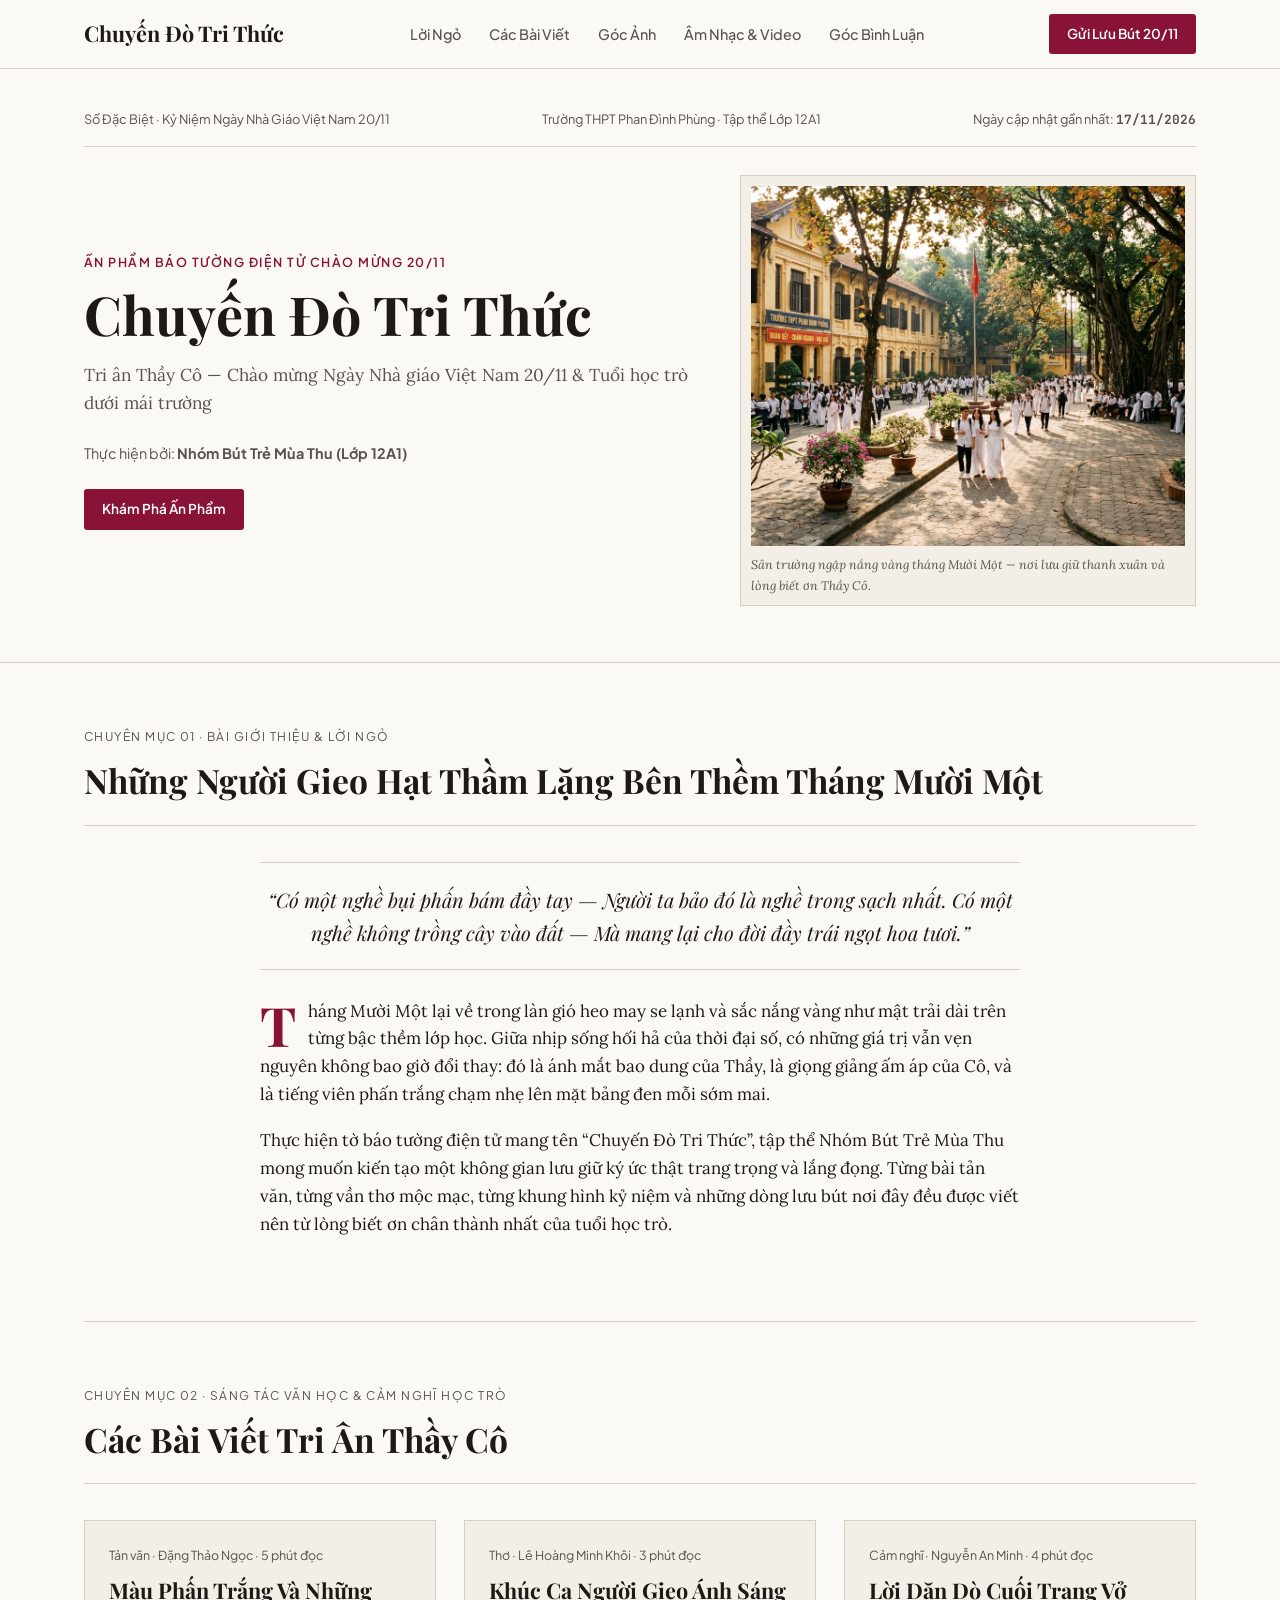
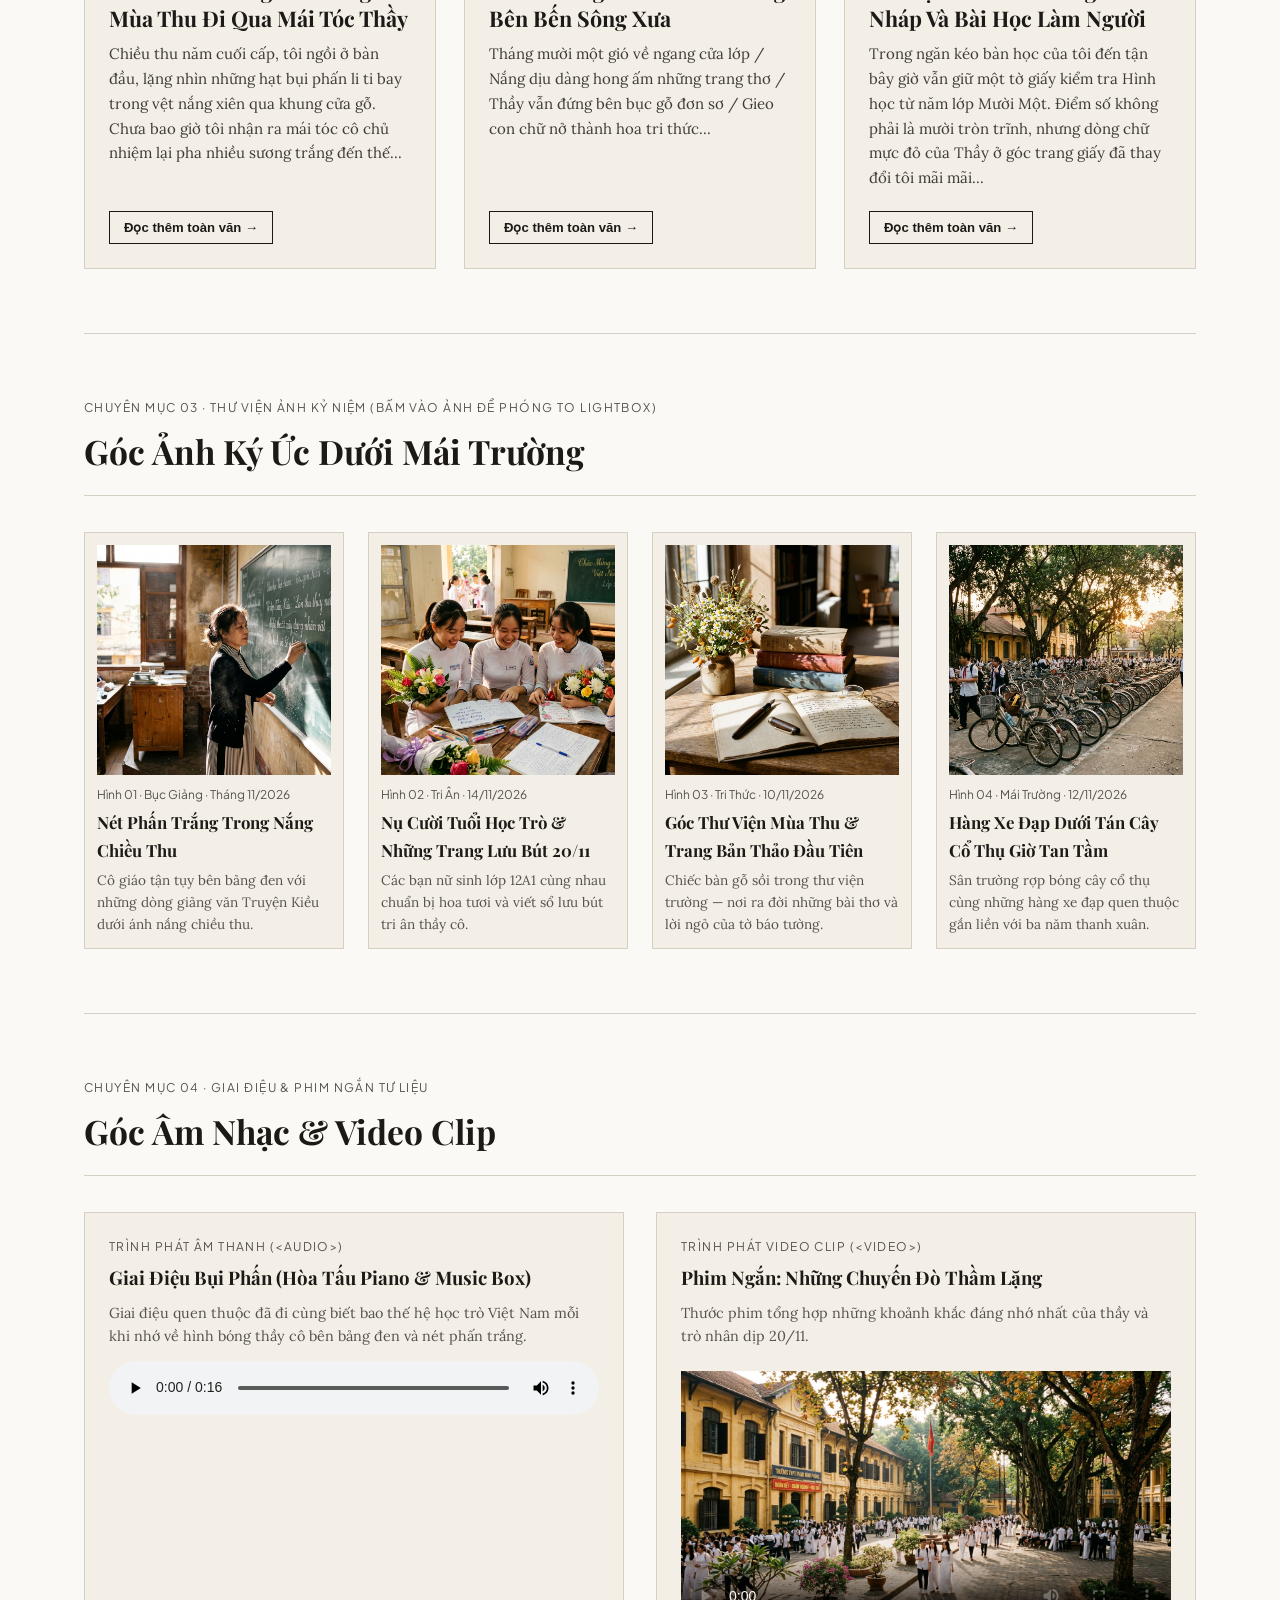
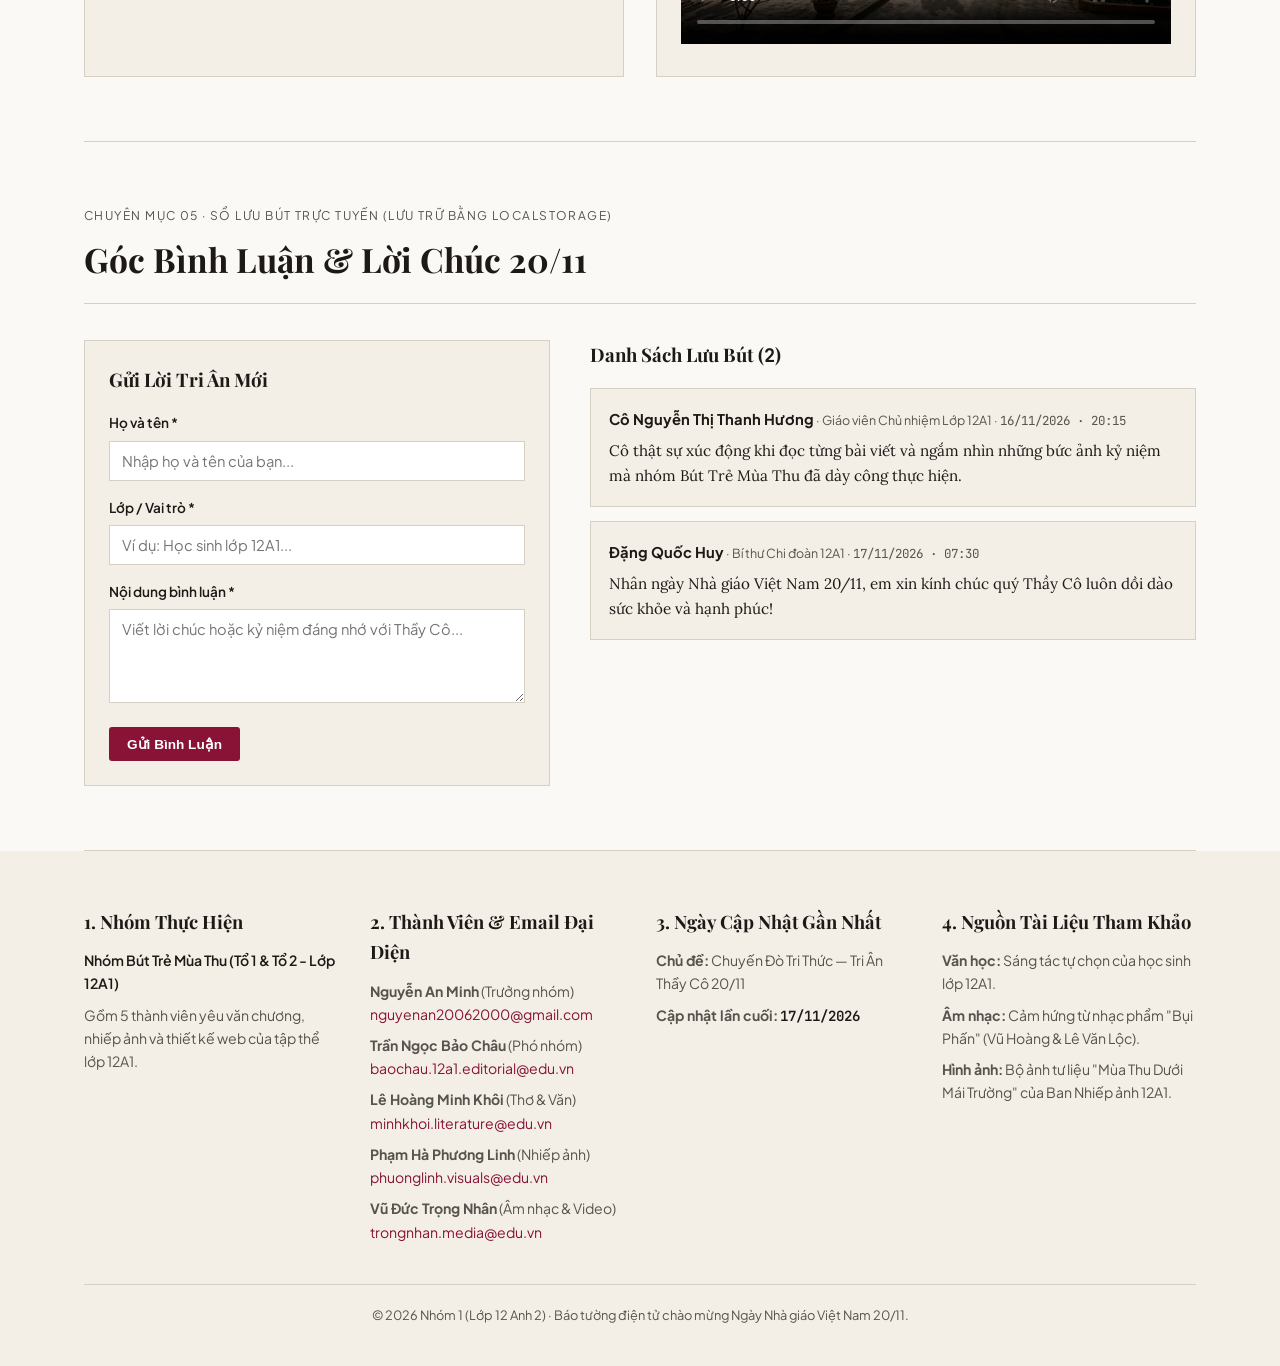
<file: public/bao-tuong-tinh/index.html>
<!DOCTYPE html>
<html lang="vi">
<head>
  <meta charset="UTF-8" />
  <meta name="viewport" content="width=device-width, initial-scale=1.0" />
  <!-- =====================================================================
       [THÔNG TIN TÙY CHỈNH TRANG BÁO TƯỜNG ĐIỆN TỬ - DỄ DÀNG SỬA TẠI ĐÂY]
       - Chủ đề trang báo: Chuyến Đò Tri Thức — Tri ân Thầy Cô 20/11
       - Tên nhóm thực hiện: Nhóm 1 (Lớp 12 Anh 2)
       - Danh sách thành viên & Email đại diện: Đặng Thảo Ngọc (dangthaongoc1809@gmail.com)
       - Ngày cập nhật gần nhất: 17/11/2026
       ===================================================================== -->
  <title>Chuyến Đò Tri Thức — Báo Tường Điện Tử Tri Ân Thầy Cô 20/11</title>
  <link rel="preconnect" href="https://fonts.googleapis.com" />
  <link rel="preconnect" href="https://fonts.gstatic.com" crossorigin />
  <link href="https://fonts.googleapis.com/css2?family=JetBrains+Mono:wght@400;500&family=Lora:ital,wght@0,400;0,500;0,600;1,400&family=Playfair+Display:ital,wght@0,600;0,700;1,400&family=Plus+Jakarta+Sans:wght@400;500;600;700&display=swap" rel="stylesheet" />
  <link rel="stylesheet" href="./style.css" />
</head>
<body>

  <!-- PHẦN 1: TIÊU ĐỀ TRANG WEB (<header>) -->
  <header class="topbar">
    <div class="container topbar-inner">
      <a href="#" class="brand">Chuyến Đò Tri Thức</a>
      <nav aria-label="Điều hướng chính">
        <ul class="nav-links">
          <li><a href="#loi-ngo">Lời Ngỏ</a></li>
          <li><a href="#cac-bai-viet">Các Bài Viết</a></li>
          <li><a href="#goc-anh">Góc Ảnh</a></li>
          <li><a href="#goc-am-nhac">Âm Nhạc &amp; Video</a></li>
          <li><a href="#goc-binh-luan">Góc Bình Luận</a></li>
        </ul>
      </nav>
      <a href="#goc-binh-luan" class="btn-primary">Gửi Lưu Bút 20/11</a>
    </div>
  </header>

  <!-- BANNER CHỦ ĐỀ BÁO TƯỜNG -->
  <div class="hero">
    <div class="container">
      <div class="masthead-meta">
        <span>Số Đặc Biệt · Kỷ Niệm Ngày Nhà Giáo Việt Nam 20/11</span>
        <span>Trường THPT Phan Đình Phùng · Tập thể Lớp 12A1</span>
        <span>Ngày cập nhật gần nhất: <strong class="mono">17/11/2026</strong></span>
      </div>
      <div class="hero-grid">
        <div>
          <p class="hero-kicker">Ấn Phẩm Báo Tường Điện Tử Chào Mừng 20/11</p>
          <h1 class="hero-title">Chuyến Đò Tri Thức</h1>
          <p class="hero-sub prose">Tri ân Thầy Cô — Chào mừng Ngày Nhà giáo Việt Nam 20/11 &amp; Tuổi học trò dưới mái trường</p>
          <p style="font-size: 0.9rem; color: var(--text-muted); margin-bottom: 24px;">
            Thực hiện bởi: <strong>Nhóm Bút Trẻ Mùa Thu (Lớp 12A1)</strong>
          </p>
          <a href="#loi-ngo" class="btn-primary">Khám Phá Ấn Phẩm</a>
        </div>
        <div class="hero-img-wrap">
          <img src="/src/assets/images/hero_school_courtyard_1794923380167.jpg" alt="Sân trường mùa thu" referrerpolicy="no-referrer" />
          <p class="fig-caption">Sân trường ngập nắng vàng tháng Mười Một — nơi lưu giữ thanh xuân và lòng biết ơn Thầy Cô.</p>
        </div>
      </div>
    </div>
  </div>

  <!-- PHẦN 2: NỘI DUNG CHÍNH (<main> gồm đủ 5 chuyên mục) -->
  <main class="container">

    <!-- 1. BÀI GIỚI THIỆU / LỜI NGỎ -->
    <section id="loi-ngo">
      <div class="sec-header">
        <p class="sec-kicker">Chuyên mục 01 · Bài Giới Thiệu &amp; Lời Ngỏ</p>
        <h2 class="sec-title">Những Người Gieo Hạt Thầm Lặng Bên Thềm Tháng Mười Một</h2>
      </div>
      <div class="intro-box prose">
        <blockquote class="epigraph">
          “Có một nghề bụi phấn bám đầy tay — Người ta bảo đó là nghề trong sạch nhất. Có một nghề không trồng cây vào đất — Mà mang lại cho đời đầy trái ngọt hoa tươi.”
        </blockquote>
        <p class="dropcap" style="margin-bottom: 18px; font-size: 1.06rem;">
          Tháng Mười Một lại về trong làn gió heo may se lạnh và sắc nắng vàng như mật trải dài trên từng bậc thềm lớp học. Giữa nhịp sống hối hả của thời đại số, có những giá trị vẫn vẹn nguyên không bao giờ đổi thay: đó là ánh mắt bao dung của Thầy, là giọng giảng ấm áp của Cô, và là tiếng viên phấn trắng chạm nhẹ lên mặt bảng đen mỗi sớm mai.
        </p>
        <p style="margin-bottom: 18px; font-size: 1.06rem;">
          Thực hiện tờ báo tường điện tử mang tên “Chuyến Đò Tri Thức”, tập thể Nhóm Bút Trẻ Mùa Thu mong muốn kiến tạo một không gian lưu giữ ký ức thật trang trọng và lắng đọng. Từng bài tản văn, từng vần thơ mộc mạc, từng khung hình kỷ niệm và những dòng lưu bút nơi đây đều được viết nên từ lòng biết ơn chân thành nhất của tuổi học trò.
        </p>
      </div>
    </section>

    <!-- 2. CÁC BÀI VIẾT -->
    <section id="cac-bai-viet">
      <div class="sec-header">
        <p class="sec-kicker">Chuyên mục 02 · Sáng Tác Văn Học &amp; Cảm Nghĩ Học Trò</p>
        <h2 class="sec-title">Các Bài Viết Tri Ân Thầy Cô</h2>
      </div>
      <div id="articles-container" class="cards-grid"></div>
    </section>

    <!-- 3. GÓC ẢNH -->
    <section id="goc-anh">
      <div class="sec-header">
        <p class="sec-kicker">Chuyên mục 03 · Thư Viện Ảnh Kỷ Niệm (Bấm vào ảnh để phóng to Lightbox)</p>
        <h2 class="sec-title">Góc Ảnh Ký Ức Dưới Mái Trường</h2>
      </div>
      <div id="gallery-container" class="gallery-grid"></div>
    </section>

    <!-- 4. GÓC ÂM NHẠC, VIDEO CLIP -->
    <section id="goc-am-nhac">
      <div class="sec-header">
        <p class="sec-kicker">Chuyên mục 04 · Giai Điệu &amp; Phim Ngắn Tư Liệu</p>
        <h2 class="sec-title">Góc Âm Nhạc &amp; Video Clip</h2>
      </div>
      <div class="media-grid">
        <div class="media-card">
          <p class="sec-kicker">Trình Phát Âm Thanh (&lt;audio&gt;)</p>
          <h3 style="margin: 6px 0 8px;">Giai Điệu Bụi Phấn (Hòa Tấu Piano &amp; Music Box)</h3>
          <p class="prose" style="font-size: 0.9rem; color: var(--text-muted);">
            Giai điệu quen thuộc đã đi cùng biết bao thế hệ học trò Việt Nam mỗi khi nhớ về hình bóng thầy cô bên bảng đen và nét phấn trắng.
          </p>
          <audio id="standalone-audio" controls></audio>
        </div>
        <div class="media-card">
          <p class="sec-kicker">Trình Phát Video Clip (&lt;video&gt;)</p>
          <h3 style="margin: 6px 0 8px;">Phim Ngắn: Những Chuyến Đò Thầm Lặng</h3>
          <p class="prose" style="font-size: 0.9rem; color: var(--text-muted); margin-bottom: 10px;">
            Thước phim tổng hợp những khoảnh khắc đáng nhớ nhất của thầy và trò nhân dịp 20/11.
          </p>
          <video controls poster="/src/assets/images/hero_school_courtyard_1794923380167.jpg"></video>
        </div>
      </div>
    </section>

    <!-- 5. GÓC BÌNH LUẬN -->
    <section id="goc-binh-luan">
      <div class="sec-header">
        <p class="sec-kicker">Chuyên mục 05 · Sổ Lưu Bút Trực Tuyến (Lưu trữ bằng localStorage)</p>
        <h2 class="sec-title">Góc Bình Luận &amp; Lời Chúc 20/11</h2>
      </div>
      <div class="comment-layout">
        <form id="comment-form" class="media-card">
          <h3 style="margin-bottom: 16px;">Gửi Lời Tri Ân Mới</h3>
          <div class="form-group">
            <label for="input-name">Họ và tên *</label>
            <input id="input-name" type="text" required placeholder="Nhập họ và tên của bạn..." />
          </div>
          <div class="form-group">
            <label for="input-role">Lớp / Vai trò *</label>
            <input id="input-role" type="text" required placeholder="Ví dụ: Học sinh lớp 12A1..." />
          </div>
          <div class="form-group">
            <label for="input-message">Nội dung bình luận *</label>
            <textarea id="input-message" rows="4" required placeholder="Viết lời chúc hoặc kỷ niệm đáng nhớ với Thầy Cô..."></textarea>
          </div>
          <button type="submit" class="btn-primary">Gửi Bình Luận</button>
        </form>
        <div>
          <h3 style="margin-bottom: 16px;">Danh Sách Lưu Bút (<span id="comment-count" class="mono">0</span>)</h3>
          <div id="comments-list"></div>
        </div>
      </div>
    </section>
  </main>

  <!-- PHẦN 3: CHÂN TRANG WEB (<footer>) -->
  <footer>
    <div class="container">
      <div class="footer-grid">
        <div>
          <h4 class="footer-title">1. Nhóm Thực Hiện</h4>
          <p style="margin-bottom: 8px; color: var(--text-ink); font-weight: 600;">Nhóm Bút Trẻ Mùa Thu (Tổ 1 &amp; Tổ 2 - Lớp 12A1)</p>
          <p>Gồm 5 thành viên yêu văn chương, nhiếp ảnh và thiết kế web của tập thể lớp 12A1.</p>
        </div>
        <div>
          <h4 class="footer-title">2. Thành Viên &amp; Email Đại Diện</h4>
          <ul class="footer-list">
            <li><strong>Nguyễn An Minh</strong> (Trưởng nhóm)<br/><a href="mailto:nguyenan20062000@gmail.com">nguyenan20062000@gmail.com</a></li>
            <li><strong>Trần Ngọc Bảo Châu</strong> (Phó nhóm)<br/><a href="mailto:baochau.12a1.editorial@edu.vn">baochau.12a1.editorial@edu.vn</a></li>
            <li><strong>Lê Hoàng Minh Khôi</strong> (Thơ &amp; Văn)<br/><a href="mailto:minhkhoi.literature@edu.vn">minhkhoi.literature@edu.vn</a></li>
            <li><strong>Phạm Hà Phương Linh</strong> (Nhiếp ảnh)<br/><a href="mailto:phuonglinh.visuals@edu.vn">phuonglinh.visuals@edu.vn</a></li>
            <li><strong>Vũ Đức Trọng Nhân</strong> (Âm nhạc &amp; Video)<br/><a href="mailto:trongnhan.media@edu.vn">trongnhan.media@edu.vn</a></li>
          </ul>
        </div>
        <div>
          <h4 class="footer-title">3. Ngày Cập Nhật Gần Nhất</h4>
          <p><strong>Chủ đề:</strong> Chuyến Đò Tri Thức — Tri Ân Thầy Cô 20/11</p>
          <p style="margin-top: 8px;"><strong>Cập nhật lần cuối:</strong> <span class="mono" style="color: var(--text-ink); font-weight: 600;">17/11/2026</span></p>
        </div>
        <div>
          <h4 class="footer-title">4. Nguồn Tài Liệu Tham Khảo</h4>
          <ul class="footer-list">
            <li><strong>Văn học:</strong> Sáng tác tự chọn của học sinh lớp 12A1.</li>
            <li><strong>Âm nhạc:</strong> Cảm hứng từ nhạc phẩm "Bụi Phấn" (Vũ Hoàng &amp; Lê Văn Lộc).</li>
            <li><strong>Hình ảnh:</strong> Bộ ảnh tư liệu "Mùa Thu Dưới Mái Trường" của Ban Nhiếp ảnh 12A1.</li>
          </ul>
        </div>
      </div>
      <div style="border-top: 1px solid var(--border-hairline); padding-top: 20px; text-align: center; font-size: 0.8rem;">
        © 2026 Nhóm 1 (Lớp 12 Anh 2) · Báo tường điện tử chào mừng Ngày Nhà giáo Việt Nam 20/11.
      </div>
    </div>
  </footer>

  <!-- MODAL -->
  <div id="modal-backdrop" class="modal-backdrop" role="dialog" aria-modal="true">
    <div class="modal-box">
      <button type="button" id="modal-close" class="modal-close">Đóng (ESC)</button>
      <div id="modal-body"></div>
    </div>
  </div>

  <script src="./script.js"></script>
</body>
</html>
</file>
<file: public/bao-tuong-tinh/style.css>
:root {
  --bg-paper: #FBF9F5;
  --bg-surface: #F3EFE6;
  --text-ink: #1C1917;
  --text-muted: #57534E;
  --border-hairline: #D6D0C4;
  --accent-crimson: #881337;
  --accent-crimson-hover: #6E0F2C;
}

* {
  box-sizing: border-box;
  margin: 0;
  padding: 0;
}

html {
  scroll-behavior: smooth;
  font-family: 'Plus Jakarta Sans', -apple-system, BlinkMacSystemFont, sans-serif;
  background: var(--bg-paper);
  color: var(--text-ink);
  line-height: 1.65;
}

h1, h2, h3, .serif {
  font-family: 'Playfair Display', Georgia, serif;
}

.prose {
  font-family: 'Lora', Georgia, serif;
}

.mono {
  font-family: 'JetBrains Mono', monospace;
  font-variant-numeric: tabular-nums;
}

.container {
  max-width: 1160px;
  margin: 0 auto;
  padding: 0 24px;
}

/* Header & Topbar (3-Zone Contract) */
.topbar {
  position: sticky;
  top: 0;
  z-index: 40;
  background: rgba(251, 249, 245, 0.96);
  backdrop-filter: blur(8px);
  border-bottom: 1px solid var(--border-hairline);
}

.topbar-inner {
  display: flex;
  align-items: center;
  justify-content: space-between;
  gap: 32px;
  height: 68px;
}

.brand {
  font-family: 'Playfair Display', serif;
  font-size: 1.35rem;
  font-weight: 700;
  color: var(--text-ink);
  text-decoration: none;
  white-space: nowrap;
}

.nav-links {
  display: flex;
  align-items: center;
  gap: 28px;
  list-style: none;
}

.nav-links a {
  text-decoration: none;
  color: var(--text-muted);
  font-size: 0.9rem;
  font-weight: 500;
  white-space: nowrap;
  transition: color 0.15s ease;
}

.nav-links a:hover {
  color: var(--accent-crimson);
  text-decoration: underline;
  text-underline-offset: 6px;
}

.btn-primary {
  background: var(--accent-crimson);
  color: #ffffff;
  border: none;
  padding: 9px 18px;
  font-size: 0.85rem;
  font-weight: 600;
  border-radius: 3px;
  cursor: pointer;
  text-decoration: none;
  white-space: nowrap;
  transition: background 0.15s ease;
  display: inline-block;
}

.btn-primary:hover {
  background: var(--accent-crimson-hover);
}

/* Hero Banner */
.hero {
  padding: 40px 0 56px;
  border-bottom: 1px solid var(--border-hairline);
}

.masthead-meta {
  display: flex;
  flex-wrap: wrap;
  justify-content: space-between;
  gap: 12px;
  padding-bottom: 16px;
  margin-bottom: 28px;
  border-bottom: 1px solid var(--border-hairline);
  font-size: 0.8rem;
  color: var(--text-muted);
}

.hero-grid {
  display: grid;
  grid-template-columns: 1.15fr 0.85fr;
  gap: 40px;
  align-items: center;
}

.hero-kicker {
  font-size: 0.78rem;
  text-transform: uppercase;
  letter-spacing: 0.12em;
  color: var(--accent-crimson);
  font-weight: 600;
}

.hero-title {
  font-size: clamp(2.3rem, 4.2vw, 3.6rem);
  line-height: 1.12;
  margin: 12px 0 16px;
}

.hero-sub {
  font-size: 1.08rem;
  color: var(--text-muted);
  margin-bottom: 24px;
}

.hero-img-wrap {
  border: 1px solid var(--border-hairline);
  padding: 10px;
  background: var(--bg-surface);
}

.hero-img-wrap img {
  width: 100%;
  height: 360px;
  object-fit: cover;
  display: block;
}

.fig-caption {
  font-size: 0.78rem;
  color: var(--text-muted);
  font-style: italic;
  margin-top: 8px;
  font-family: 'Lora', serif;
}

/* Content Sections */
section {
  padding: 64px 0;
  border-bottom: 1px solid var(--border-hairline);
}

.sec-header {
  margin-bottom: 36px;
  padding-bottom: 16px;
  border-bottom: 1px solid var(--border-hairline);
}

.sec-kicker {
  font-size: 0.75rem;
  text-transform: uppercase;
  letter-spacing: 0.12em;
  color: var(--text-muted);
}

.sec-title {
  font-size: 2.1rem;
  margin-top: 6px;
}

.intro-box {
  max-width: 760px;
  margin: 0 auto;
}

.epigraph {
  padding: 20px 0;
  margin-bottom: 28px;
  border-top: 1px solid var(--border-hairline);
  border-bottom: 1px solid var(--border-hairline);
  font-family: 'Playfair Display', serif;
  font-style: italic;
  font-size: 1.25rem;
  color: var(--text-ink);
  text-align: center;
}

.dropcap::first-letter {
  float: left;
  font-family: 'Playfair Display', serif;
  font-size: 3.4rem;
  line-height: 0.85;
  padding-right: 12px;
  padding-top: 4px;
  color: var(--accent-crimson);
  font-weight: 700;
}

/* Articles Grid */
.cards-grid {
  display: grid;
  grid-template-columns: repeat(auto-fit, minmax(280px, 1fr));
  gap: 28px;
}

.card {
  background: var(--bg-surface);
  border: 1px solid var(--border-hairline);
  display: flex;
  flex-direction: column;
  justify-content: space-between;
  padding: 24px;
}

.card-meta {
  font-size: 0.78rem;
  color: var(--text-muted);
  margin-bottom: 10px;
}

.card-title {
  font-size: 1.35rem;
  margin-bottom: 10px;
  line-height: 1.3;
}

.card-excerpt {
  font-size: 0.94rem;
  color: #3F3B37;
  margin-bottom: 20px;
}

.btn-outline {
  background: transparent;
  border: 1px solid var(--text-ink);
  color: var(--text-ink);
  padding: 8px 14px;
  font-size: 0.82rem;
  font-weight: 600;
  cursor: pointer;
  align-self: flex-start;
  transition: all 0.15s ease;
}

.btn-outline:hover {
  background: var(--text-ink);
  color: #ffffff;
}

/* Photo Gallery */
.gallery-grid {
  display: grid;
  grid-template-columns: repeat(auto-fit, minmax(260px, 1fr));
  gap: 24px;
}

.gallery-item {
  background: var(--bg-surface);
  border: 1px solid var(--border-hairline);
  padding: 12px;
  cursor: pointer;
}

.gallery-item img {
  width: 100%;
  height: 230px;
  object-fit: cover;
  display: block;
  transition: transform 0.2s ease;
}

.gallery-item:hover img {
  transform: scale(1.015);
}

/* Media & Comment Forms */
.media-grid {
  display: grid;
  grid-template-columns: 1fr 1fr;
  gap: 32px;
}

.media-card {
  background: var(--bg-surface);
  border: 1px solid var(--border-hairline);
  padding: 24px;
}

audio, video {
  width: 100%;
  margin-top: 12px;
}

.comment-layout {
  display: grid;
  grid-template-columns: 1fr 1.3fr;
  gap: 40px;
}

.form-group {
  margin-bottom: 16px;
}

.form-group label {
  display: block;
  font-size: 0.85rem;
  font-weight: 600;
  margin-bottom: 6px;
}

.form-group input,
.form-group textarea {
  width: 100%;
  padding: 10px 12px;
  border: 1px solid var(--border-hairline);
  background: #ffffff;
  font-family: inherit;
  font-size: 0.92rem;
}

.comment-item {
  padding: 18px;
  background: var(--bg-surface);
  border: 1px solid var(--border-hairline);
  margin-bottom: 14px;
}

/* Modal & Lightbox */
.modal-backdrop {
  position: fixed;
  inset: 0;
  background: rgba(20, 18, 16, 0.72);
  display: none;
  align-items: center;
  justify-content: center;
  padding: 20px;
  z-index: 100;
}

.modal-backdrop.open {
  display: flex;
}

.modal-box {
  background: var(--bg-paper);
  max-width: 740px;
  width: 100%;
  max-height: 88vh;
  overflow-y: auto;
  padding: 36px;
  border: 1px solid var(--border-hairline);
  position: relative;
}

.modal-close {
  position: absolute;
  top: 18px;
  right: 20px;
  background: var(--bg-surface);
  border: 1px solid var(--border-hairline);
  padding: 6px 12px;
  cursor: pointer;
  font-weight: 600;
}

/* Footer */
footer {
  background: var(--bg-surface);
  padding: 56px 0 40px;
  font-size: 0.88rem;
  color: var(--text-muted);
}

.footer-grid {
  display: grid;
  grid-template-columns: repeat(auto-fit, minmax(230px, 1fr));
  gap: 32px;
  margin-bottom: 32px;
}

.footer-title {
  font-family: 'Playfair Display', serif;
  font-size: 1.15rem;
  color: var(--text-ink);
  margin-bottom: 12px;
  font-weight: 700;
}

.footer-list {
  list-style: none;
}

.footer-list li {
  margin-bottom: 8px;
}

.footer-list a {
  color: var(--accent-crimson);
  text-decoration: none;
}

.footer-list a:hover {
  text-decoration: underline;
}

@media (max-width: 820px) {
  .hero-grid,
  .media-grid,
  .comment-layout {
    grid-template-columns: 1fr;
  }
  .nav-links {
    display: none;
  }
}
</file>
